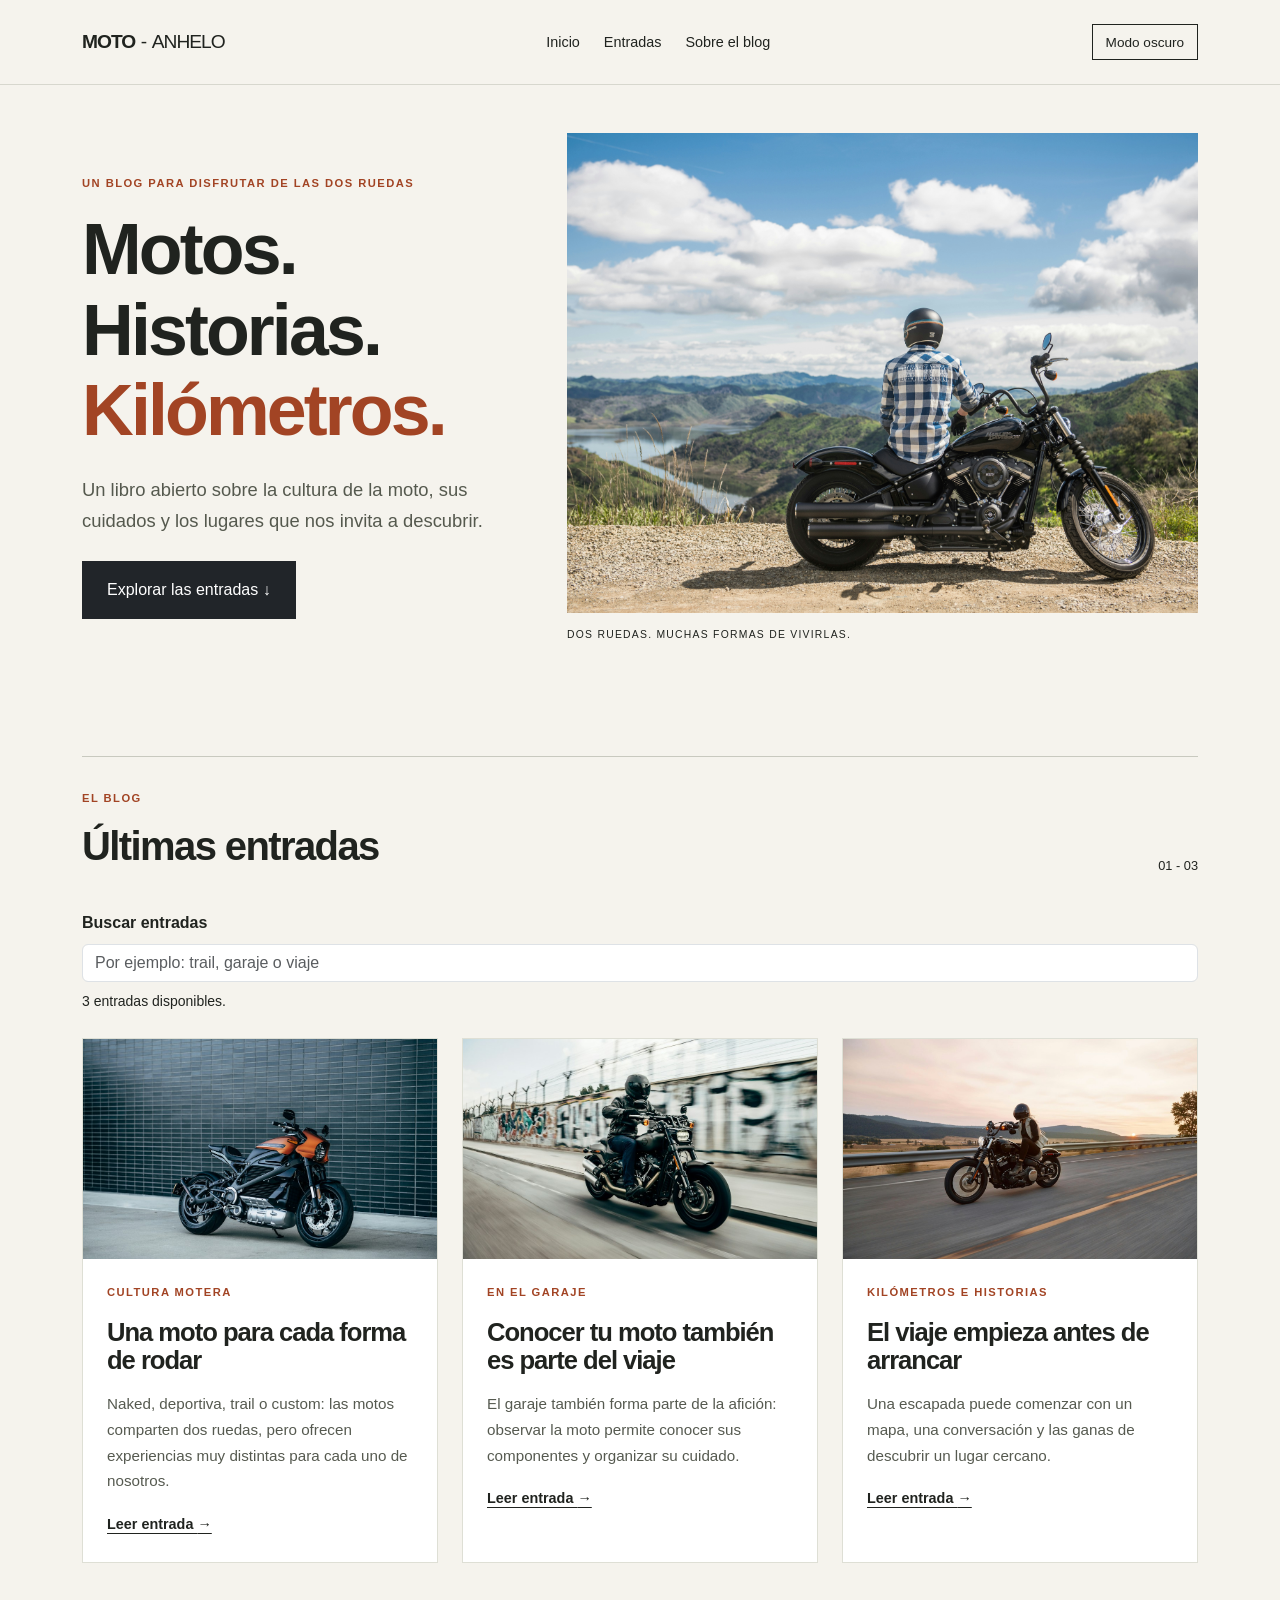
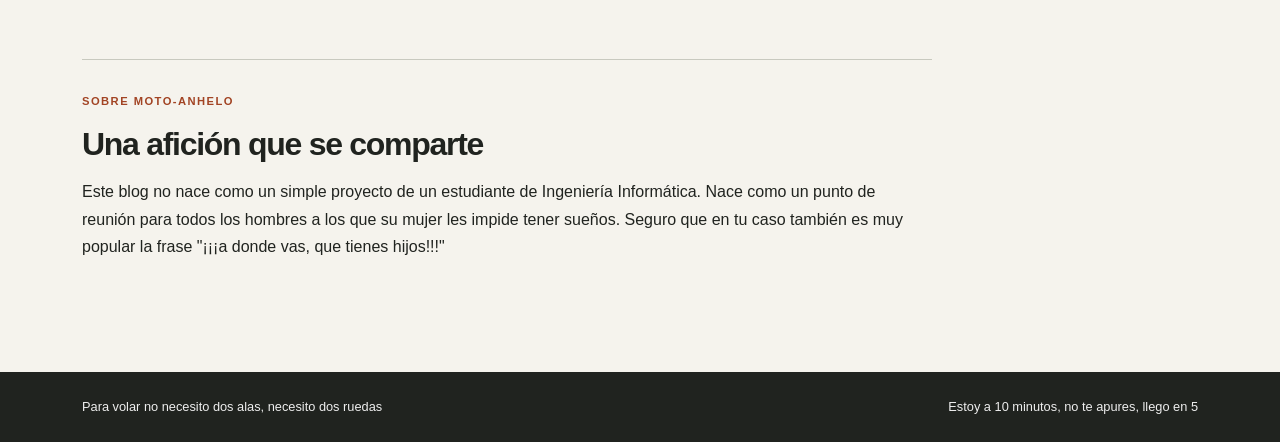
<file: index.html>
<!DOCTYPE html>
<html lang="es">
<head>
  <meta charset="UTF-8">
  <meta name="viewport" content="width=device-width, initial-scale=1">
  <meta name="description" content="Moto-Anhelo: un blog sencillo sobre tipos de motos, cuidados y viajes.">
  <title>Inicio | Moto-Anhelo</title>
  <!-- Bootstrap aporta la cuadrícula y utilidades. El archivo de estilos CSS se carga después. -->
  <link rel="stylesheet" href="vendor/bootstrap.min.css">
  <link rel="stylesheet" href="css/estilos.css">
  <script src="js/blog.js" defer></script>
</head>
<body>
<a class="salto" href="#contenido">Saltar al contenido</a>
<header class="cabecera">
  <nav class="container d-flex flex-wrap align-items-center justify-content-between gap-3 py-4" aria-label="Navegación principal">
    <a class="marca" href="index.html">MOTO<span>-</span><span>ANHELO</span></a>
    <div class="d-flex gap-4"><a href="index.html">Inicio</a><a href="index.html#entradas">Entradas</a><a href="index.html#sobre">Sobre el blog</a></div>
    <button id="cambiar-tema" class="boton-tema" type="button" aria-pressed="false">Modo oscuro</button>
  </nav>
</header>
<main id="contenido">
<section class="portada container py-5">
<div class="row align-items-center g-5"><div class="col-lg-5"><p class="etiqueta">Un blog para disfrutar de las dos ruedas</p>
<h1>Motos.<br>Historias.<br><span>Kilómetros.</span></h1>
<p class="entradilla my-4">Un libro abierto sobre la cultura de la moto, sus cuidados y los lugares que nos invita a descubrir.</p>
<a class="btn btn-dark rounded-0 px-4 py-3" href="#entradas">Explorar las entradas ↓</a></div><div class="col-lg-7"><img class="foto-portada" src="images/moto-index.jpg" alt="Motocicleta al aire libre"><p class="pie-foto">DOS RUEDAS. MUCHAS FORMAS DE VIVIRLAS.</p></div>
</div>
</section>
<section id="entradas" class="container py-5">
<div class="titulo-seccion"><div><p class="etiqueta">El blog</p><h2>Últimas entradas</h2></div><span>01 - 03</span>
</div>
<!-- OJO: JavaScript filtra las entradas sin recargar la página. -->
<div class="mb-4">
  <label for="buscar" class="form-label fw-bold">Buscar entradas</label>
  <input id="buscar" type="search" class="form-control" placeholder="Por ejemplo: trail, garaje o viaje" aria-controls="lista-entradas" aria-describedby="resultado-busqueda">
  <p id="resultado-busqueda" class="mt-2 small" role="status">3 entradas disponibles.</p>
</div>
<div class="row g-4" id="lista-entradas">
<div class="col-md-4 entrada"><article class="tarjeta h-100"><a href="tipos-de-motos.html" tabindex="-1" aria-hidden="true"><img src="images/moto-tipos.jpg" alt="" class="foto-tarjeta" loading="lazy"></a><div class="p-4"><p class="etiqueta">Cultura motera</p>
<h3>Una moto para cada forma de rodar</h3><p>Naked, deportiva, trail o custom: las motos comparten dos ruedas, pero ofrecen experiencias muy distintas para cada uno de nosotros.</p><a class="enlace" href="tipos-de-motos.html">Leer entrada <span aria-hidden="true">→</span></a></div></article>
</div>
<div class="col-md-4 entrada"><article class="tarjeta h-100"><a href="cuidar-la-moto.html" tabindex="-1" aria-hidden="true"><img src="images/moto-cuidados.jpg" alt="" class="foto-tarjeta" loading="lazy"></a><div class="p-4"><p class="etiqueta">En el garaje</p>
<h3>Conocer tu moto también es parte del viaje</h3><p>El garaje también forma parte de la afición: observar la moto permite conocer sus componentes y organizar su cuidado.</p><a class="enlace" href="cuidar-la-moto.html">Leer entrada <span aria-hidden="true">→</span></a></div></article>
</div>
<div class="col-md-4 entrada"><article class="tarjeta h-100"><a href="viajar-en-moto.html" tabindex="-1" aria-hidden="true"><img src="images/moto-ruta.jpg" alt="" class="foto-tarjeta" loading="lazy"></a><div class="p-4"><p class="etiqueta">Kilómetros e historias</p>
<h3>El viaje empieza antes de arrancar</h3><p>Una escapada puede comenzar con un mapa, una conversación y las ganas de descubrir un lugar cercano.</p><a class="enlace" href="viajar-en-moto.html">Leer entrada <span aria-hidden="true">→</span></a></div></article>
</div>
</div>
</section>
<section id="sobre" class="container py-5">
<div class="sobre"><p class="etiqueta">Sobre Moto-Anhelo</p>
<h2>Una afición que se comparte</h2><p>Este blog no nace como un simple proyecto de un estudiante de Ingeniería Informática. Nace como un punto de reunión para todos los hombres a los que su mujer les impide tener sueños. Seguro que en tu caso también es muy popular la frase "¡¡¡a donde vas, que tienes hijos!!!" </p>
</div>
</section>
</main>
<footer class="pie mt-5"><div class="container py-4 d-flex flex-wrap justify-content-between gap-2"><span>Para volar no necesito dos alas, necesito dos ruedas</span><span>Estoy a 10 minutos, no te apures, llego en 5</a></span></div>
</footer>
</body>
</html>
</file>
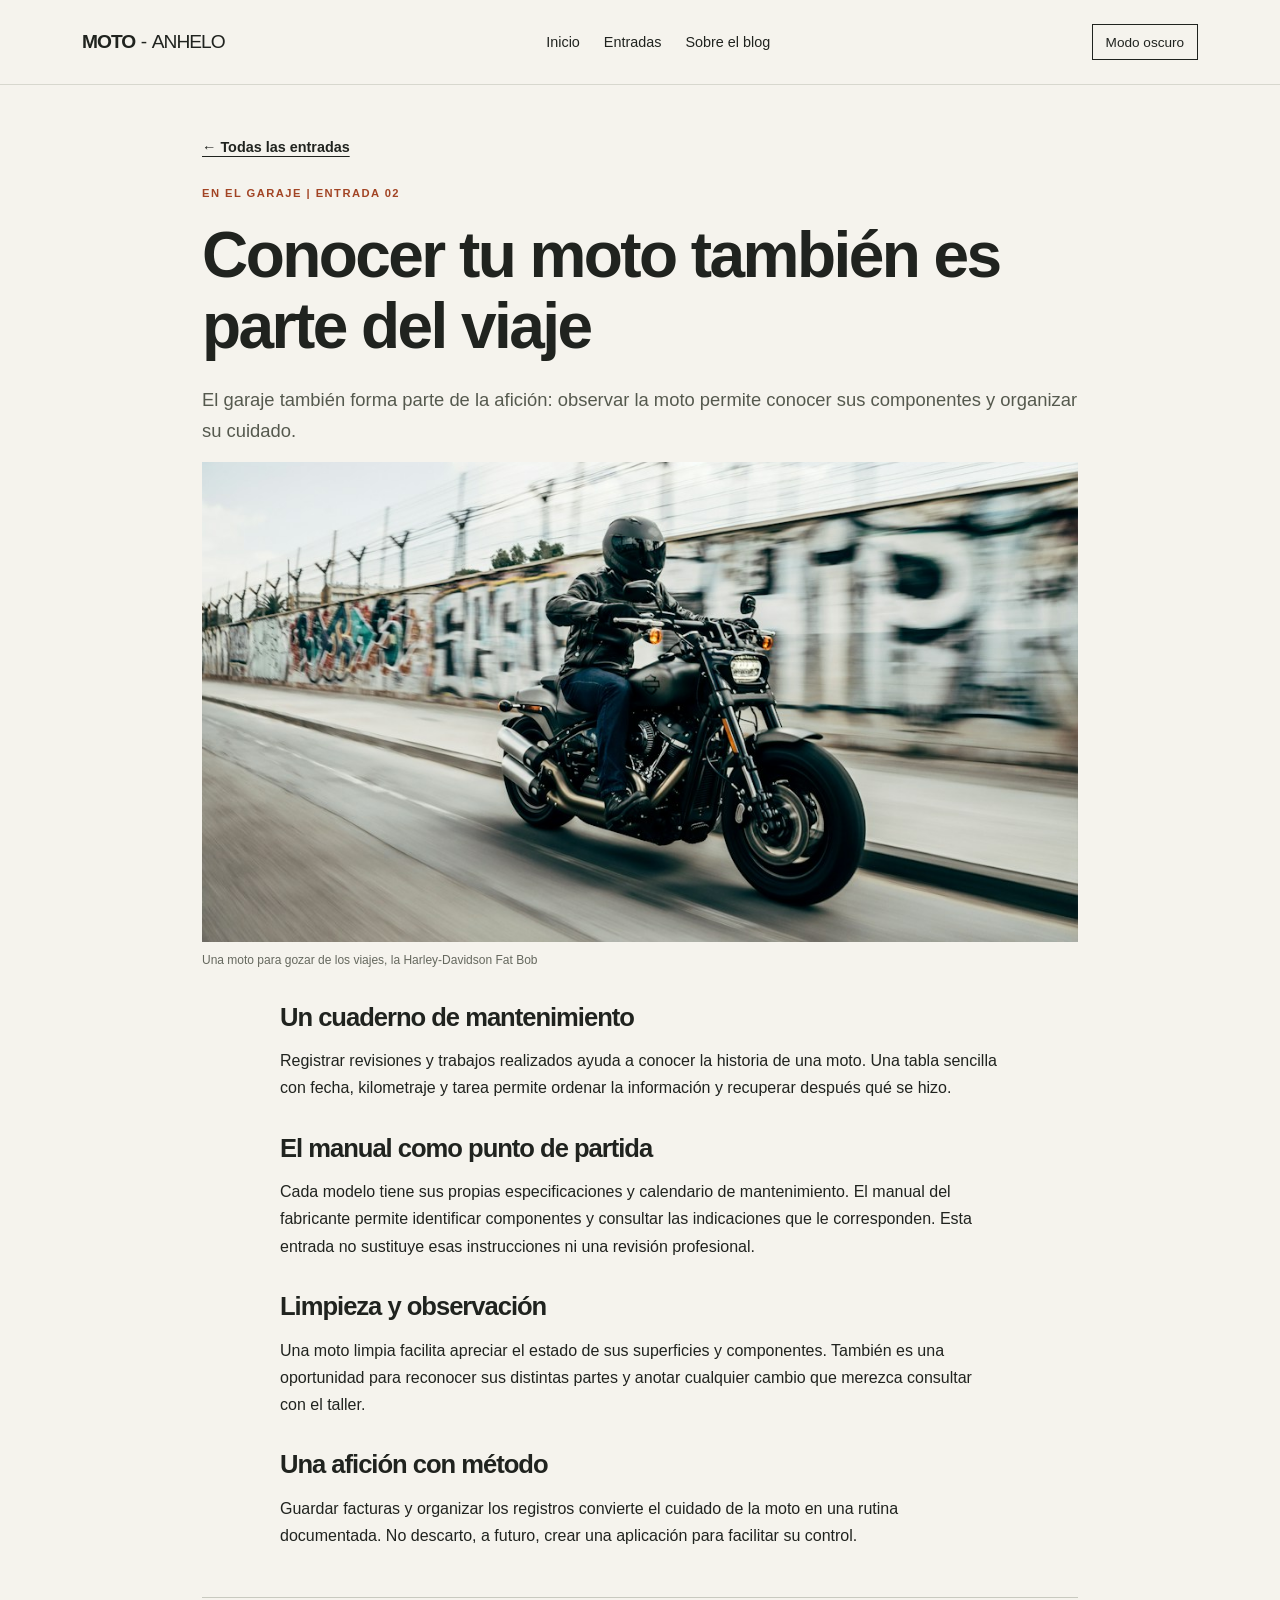
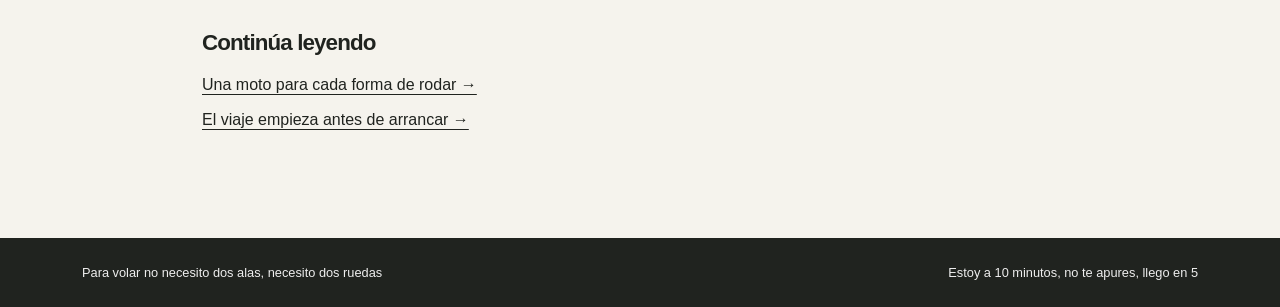
<file: cuidar-la-moto.html>
<!DOCTYPE html>
<html lang="es">
<head>
  <meta charset="UTF-8">
  <meta name="viewport" content="width=device-width, initial-scale=1">
  <meta name="description" content="Moto-Anhelo: un blog sencillo sobre tipos de motos, cuidados y viajes.">
  <title>Conocer tu moto también es parte del viaje | Moto-Anhelo</title>
  <!-- Cuadrícula y utilidades de Bootstrap. El archivo de estilos CSS se carga después. -->
  <link rel="stylesheet" href="vendor/bootstrap.min.css">
  <link rel="stylesheet" href="css/estilos.css">
  <script src="js/blog.js" defer></script>
</head>
<body>
<a class="salto" href="#contenido">Saltar al contenido</a>
<header class="cabecera">
  <nav class="container d-flex flex-wrap align-items-center justify-content-between gap-3 py-4" aria-label="Navegación principal">
    <a class="marca" href="index.html">MOTO<span>-</span><span>ANHELO</span></a>
    <div class="d-flex gap-4"><a href="index.html">Inicio</a><a href="index.html#entradas">Entradas</a><a href="index.html#sobre">Sobre el blog</a></div>
    <button id="cambiar-tema" class="boton-tema" type="button" aria-pressed="false">Modo oscuro</button>
  </nav>
</header>
<main id="contenido" class="container articulo py-5"><a href="index.html#entradas" class="enlace">← Todas las entradas</a>
<p class="etiqueta mt-4">En el garaje | Entrada 02</p><h1>Conocer tu moto también es parte del viaje</h1>
<p class="entradilla">El garaje también forma parte de la afición: observar la moto permite conocer sus componentes y organizar su cuidado.</p><figure><img class="foto-articulo" src="images/moto-cuidados.jpg" alt="Detalle de una motocicleta"><figcaption>Una moto para gozar de los viajes, la Harley-Davidson Fat Bob</figcaption></figure>
<div class="texto-articulo">
<section><h2>Un cuaderno de mantenimiento</h2><p>Registrar revisiones y trabajos realizados ayuda a conocer la historia de una moto. Una tabla sencilla con fecha, kilometraje y tarea permite ordenar la información y recuperar después qué se hizo.</p></section>
<section><h2>El manual como punto de partida</h2><p>Cada modelo tiene sus propias especificaciones y calendario de mantenimiento. El manual del fabricante permite identificar componentes y consultar las indicaciones que le corresponden. Esta entrada no sustituye esas instrucciones ni una revisión profesional.</p></section>
<section><h2>Limpieza y observación</h2><p>Una moto limpia facilita apreciar el estado de sus superficies y componentes. También es una oportunidad para reconocer sus distintas partes y anotar cualquier cambio que merezca consultar con el taller.</p></section>
<section><h2>Una afición con método</h2><p>Guardar facturas y organizar los registros convierte el cuidado de la moto en una rutina documentada. No descarto, a futuro, crear una aplicación para facilitar su control.</p></section>
</div>
<nav aria-label="Otras entradas" class="otras mt-5"><h2>Continúa leyendo</h2><a class="d-block mb-2" href="tipos-de-motos.html">Una moto para cada forma de rodar →</a><a class="d-block mb-2" href="viajar-en-moto.html">El viaje empieza antes de arrancar →</a>
</nav>
</main>
<footer class="pie mt-5"><div class="container py-4 d-flex flex-wrap justify-content-between gap-2"><span>Para volar no necesito dos alas, necesito dos ruedas</span><span>Estoy a 10 minutos, no te apures, llego en 5</a></span></div>
</footer>
</body>
</html>
</file>
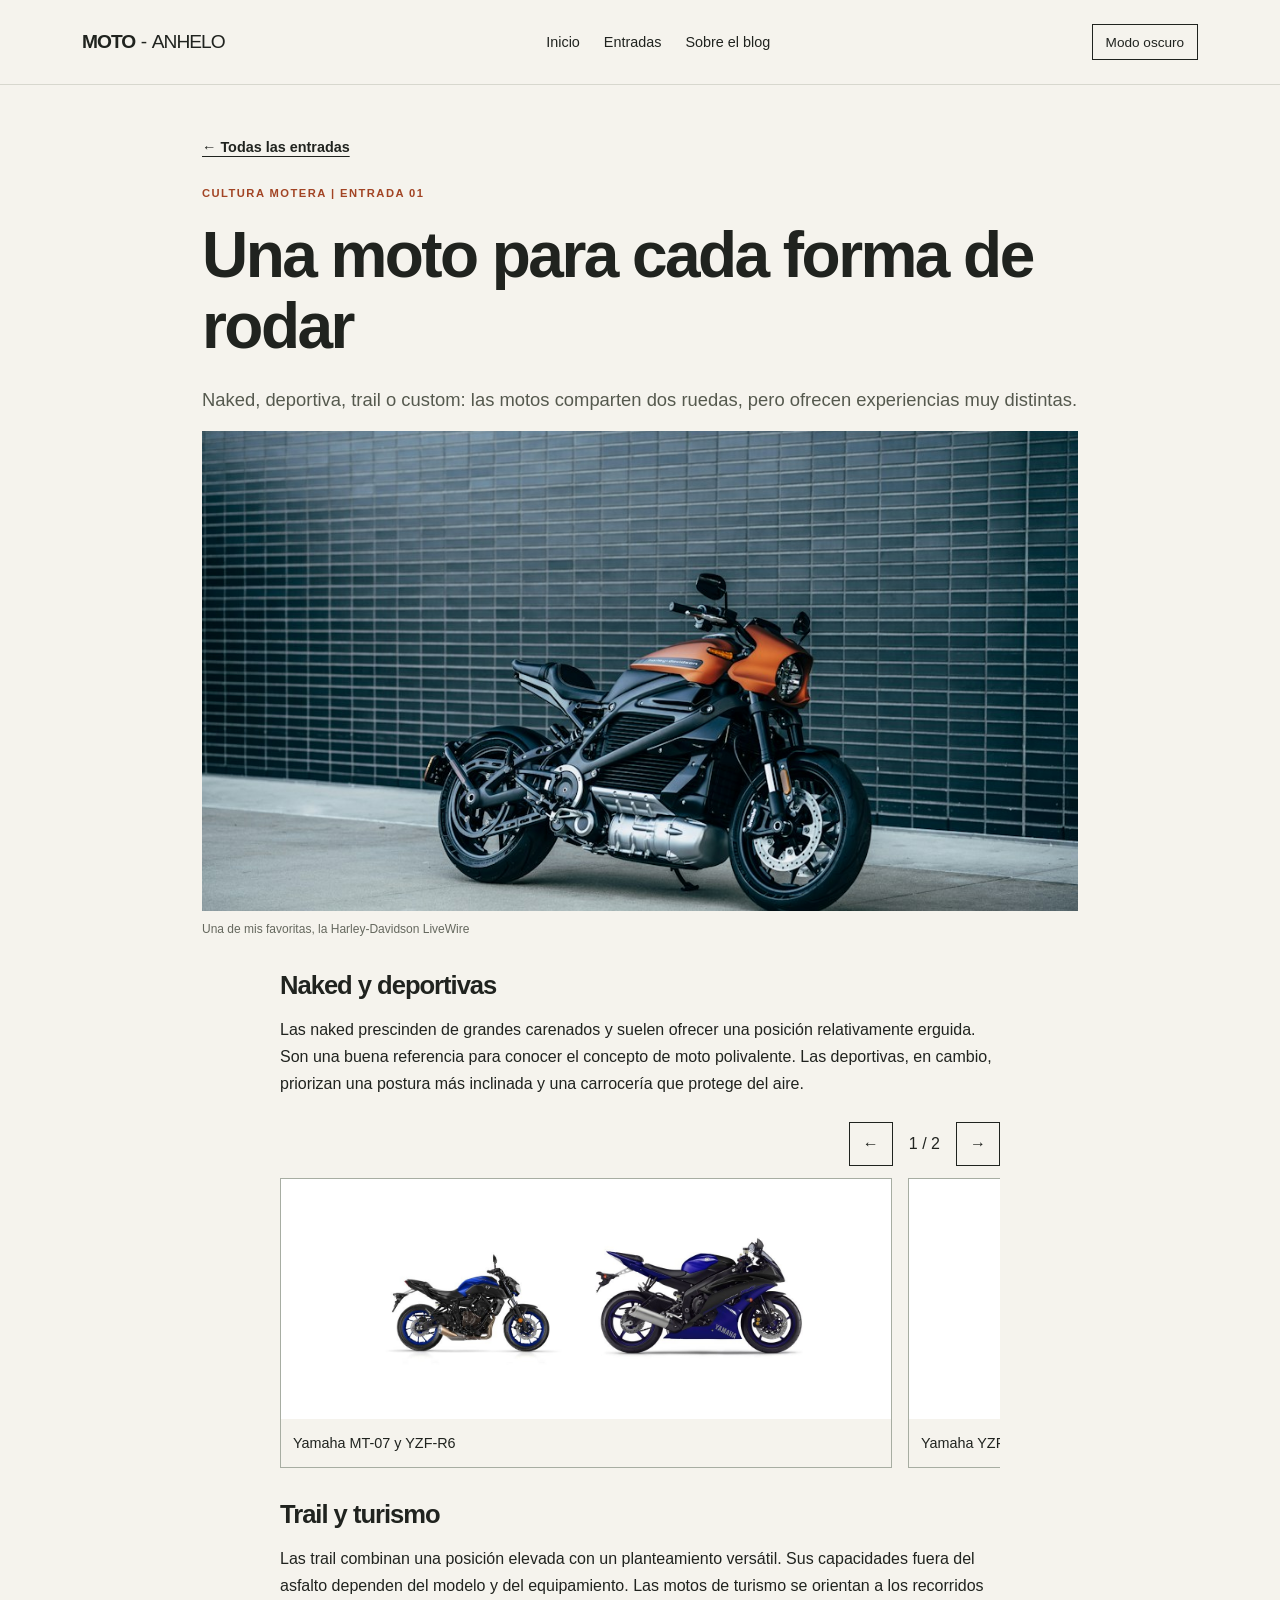
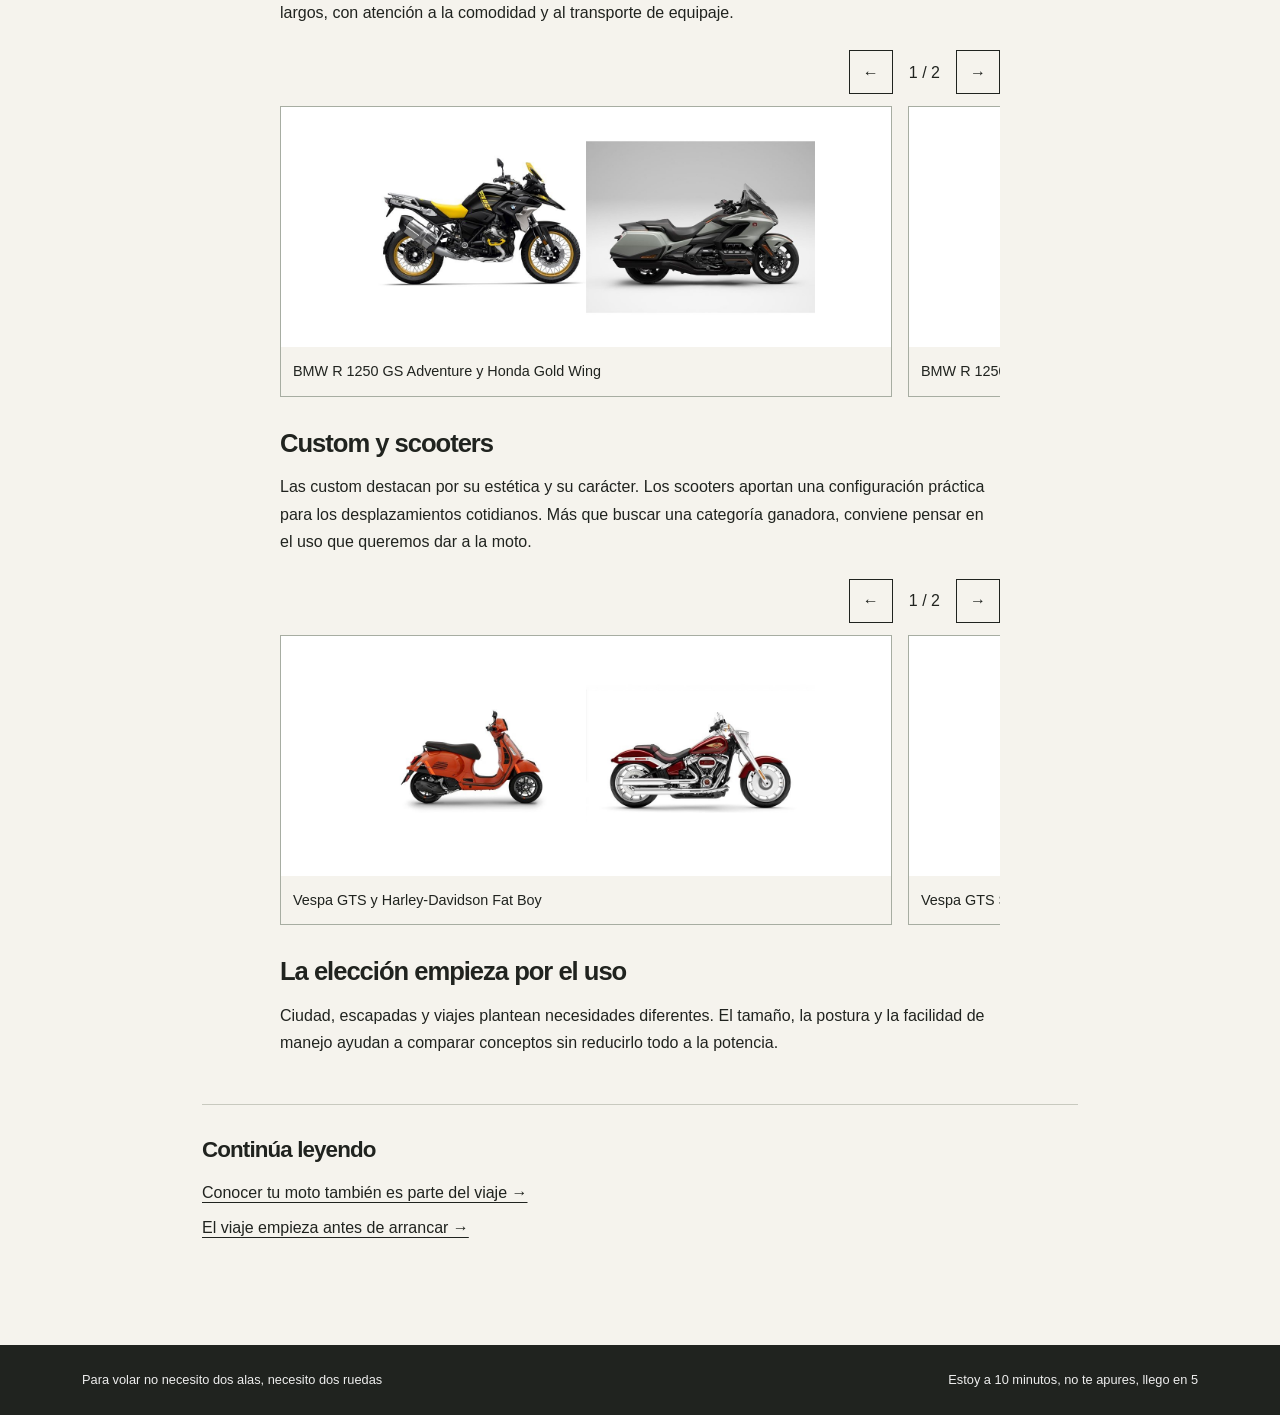
<file: tipos-de-motos.html>
<!DOCTYPE html>
<html lang="es">
<head>
  <meta charset="UTF-8">
  <meta name="viewport" content="width=device-width, initial-scale=1">
  <meta name="description" content="Moto-Anhelo: un blog sencillo sobre tipos de motos, cuidados y viajes.">
  <title>Una moto para cada forma de rodar | Moto-Anhelo</title>
  <!-- Cuadrícula y utilidades de Bootstrap. El archivo de estilos CSS se carga después. -->
  <link rel="stylesheet" href="vendor/bootstrap.min.css">
  <link rel="stylesheet" href="css/estilos.css">
  <script src="js/blog.js" defer></script>
  <script src="js/galerias.js" defer></script>
</head>
<body>
<a class="salto" href="#contenido">Saltar al contenido</a>
<header class="cabecera">
  <nav class="container d-flex flex-wrap align-items-center justify-content-between gap-3 py-4" aria-label="Navegación principal">
    <a class="marca" href="index.html">MOTO<span>-</span><span>ANHELO</span></a>
    <div class="d-flex gap-4"><a href="index.html">Inicio</a><a href="index.html#entradas">Entradas</a><a href="index.html#sobre">Sobre el blog</a></div>
    <button id="cambiar-tema" class="boton-tema" type="button" aria-pressed="false">Modo oscuro</button>
  </nav>
</header>
<main id="contenido" class="container articulo py-5"><a href="index.html#entradas" class="enlace">← Todas las entradas</a><p class="etiqueta mt-4">Cultura motera | Entrada 01</p><h1>Una moto para cada forma de rodar</h1><p class="entradilla">Naked, deportiva, trail o custom: las motos comparten dos ruedas, pero ofrecen experiencias muy distintas.</p><figure><img class="foto-articulo" src="images/moto-tipos.jpg" alt="Motocicleta aparcada al aire libre"><figcaption>Una de mis favoritas, la Harley-Davidson LiveWire</figcaption></figure>
<div class="texto-articulo">
<section>
<h2>Naked y deportivas</h2><p>Las naked prescinden de grandes carenados y suelen ofrecer una posición relativamente erguida. Son una buena referencia para conocer el concepto de moto polivalente. Las deportivas, en cambio, priorizan una postura más inclinada y una carrocería que protege del aire.</p><!-- Cada galería conserva su propio grupo de imágenes. -->
<div class="galeria" role="region" aria-label="Imágenes de Naked y deportivas" tabindex="0">
  <div class="galeria-controles"><button type="button" data-paso="-1" aria-label="Imagen anterior">←</button><span class="galeria-posicion" aria-live="polite">1 / 2</span><button type="button" data-paso="1" aria-label="Imagen siguiente">→</button></div>
  <div class="galeria-pista"><button type="button" class="miniatura" aria-label="Abrir imagen de Yamaha MT-07 y YZF-R6"><img src="images/galerias/naked-deportiva.jpg" alt="Yamaha MT-07 y YZF-R6" loading="lazy" draggable="false"><span>Yamaha MT-07 y YZF-R6</span></button><button type="button" class="miniatura" aria-label="Abrir imagen de Yamaha YZF-R6"><img src="images/galerias/deportiva.jpg" alt="Yamaha YZF-R6" loading="lazy" draggable="false"><span>Yamaha YZF-R6</span></button></div>
</div>
</section>
<section><h2>Trail y turismo</h2><p>Las trail combinan una posición elevada con un planteamiento versátil. Sus capacidades fuera del asfalto dependen del modelo y del equipamiento. Las motos de turismo se orientan a los recorridos largos, con atención a la comodidad y al transporte de equipaje.</p><!-- Cada galería conserva su propio grupo de imágenes. -->
<div class="galeria" role="region" aria-label="Imágenes de Trail y turismo" tabindex="0">
  <div class="galeria-controles"><button type="button" data-paso="-1" aria-label="Imagen anterior">←</button><span class="galeria-posicion" aria-live="polite">1 / 2</span><button type="button" data-paso="1" aria-label="Imagen siguiente">→</button></div>
  <div class="galeria-pista"><button type="button" class="miniatura" aria-label="Abrir imagen de BMW R 1250 GS Adventure y Honda Gold Wing"><img src="images/galerias/trail-turismo.jpg" alt="BMW R 1250 GS Adventure y Honda Gold Wing" loading="lazy" draggable="false"><span>BMW R 1250 GS Adventure y Honda Gold Wing</span></button><button type="button" class="miniatura" aria-label="Abrir imagen de BMW R 1250 GS"><img src="images/galerias/trail.jpg" alt="BMW R 1250 GS" loading="lazy" draggable="false"><span>BMW R 1250 GS</span></button></div>
</div>
</section>
<section><h2>Custom y scooters</h2><p>Las custom destacan por su estética y su carácter. Los scooters aportan una configuración práctica para los desplazamientos cotidianos. Más que buscar una categoría ganadora, conviene pensar en el uso que queremos dar a la moto.</p><!-- Cada galería conserva su propio grupo de imágenes. -->
<div class="galeria" role="region" aria-label="Imágenes de Custom y scooters" tabindex="0">
  <div class="galeria-controles"><button type="button" data-paso="-1" aria-label="Imagen anterior">←</button><span class="galeria-posicion" aria-live="polite">1 / 2</span><button type="button" data-paso="1" aria-label="Imagen siguiente">→</button></div>
  <div class="galeria-pista"><button type="button" class="miniatura" aria-label="Abrir imagen de Vespa GTS y Harley-Davidson Fat Boy"><img src="images/galerias/custom-scooter.jpg" alt="Vespa GTS y Harley-Davidson Fat Boy" loading="lazy" draggable="false"><span>Vespa GTS y Harley-Davidson Fat Boy</span></button><button type="button" class="miniatura" aria-label="Abrir imagen de Vespa GTS Super"><img src="images/galerias/scooter.jpg" alt="Vespa GTS Super" loading="lazy" draggable="false"><span>Vespa GTS Super</span></button></div>
</div>
</section>
<section><h2>La elección empieza por el uso</h2><p>Ciudad, escapadas y viajes plantean necesidades diferentes. El tamaño, la postura y la facilidad de manejo ayudan a comparar conceptos sin reducirlo todo a la potencia.</p>
</section>
</div>
<nav aria-label="Otras entradas" class="otras mt-5"><h2>Continúa leyendo</h2><a class="d-block mb-2" href="cuidar-la-moto.html">Conocer tu moto también es parte del viaje →</a><a class="d-block mb-2" href="viajar-en-moto.html">El viaje empieza antes de arrancar →</a>
</nav>
</main>
<footer class="pie mt-5"><div class="container py-4 d-flex flex-wrap justify-content-between gap-2"><span>Para volar no necesito dos alas, necesito dos ruedas</span><span>Estoy a 10 minutos, no te apures, llego en 5</a></span></div>
</footer>
<!-- Visor superpuesto para las galerías del carrusel. -->
<dialog id="visor" aria-label="Visor de fotografías">
  <div class="visor-barra"><p id="visor-contador" role="status"></p><button type="button" id="cerrar-visor" aria-label="Cerrar visor" autofocus>✕</button></div>
  <div class="visor-escenario">
    <button type="button" id="visor-anterior" aria-label="Fotografía anterior">❮❮</button>
    <figure><img id="visor-imagen" alt="" draggable="false"><figcaption id="visor-pie"></figcaption></figure>
    <button type="button" id="visor-siguiente" aria-label="Fotografía siguiente">❯❯</button>
  </div>
  <p class="visor-ayuda">Usa las flechas del teclado o desliza sobre la foto. Esc cierra el visor.</p>
</dialog>
</body>
</html>
</file>
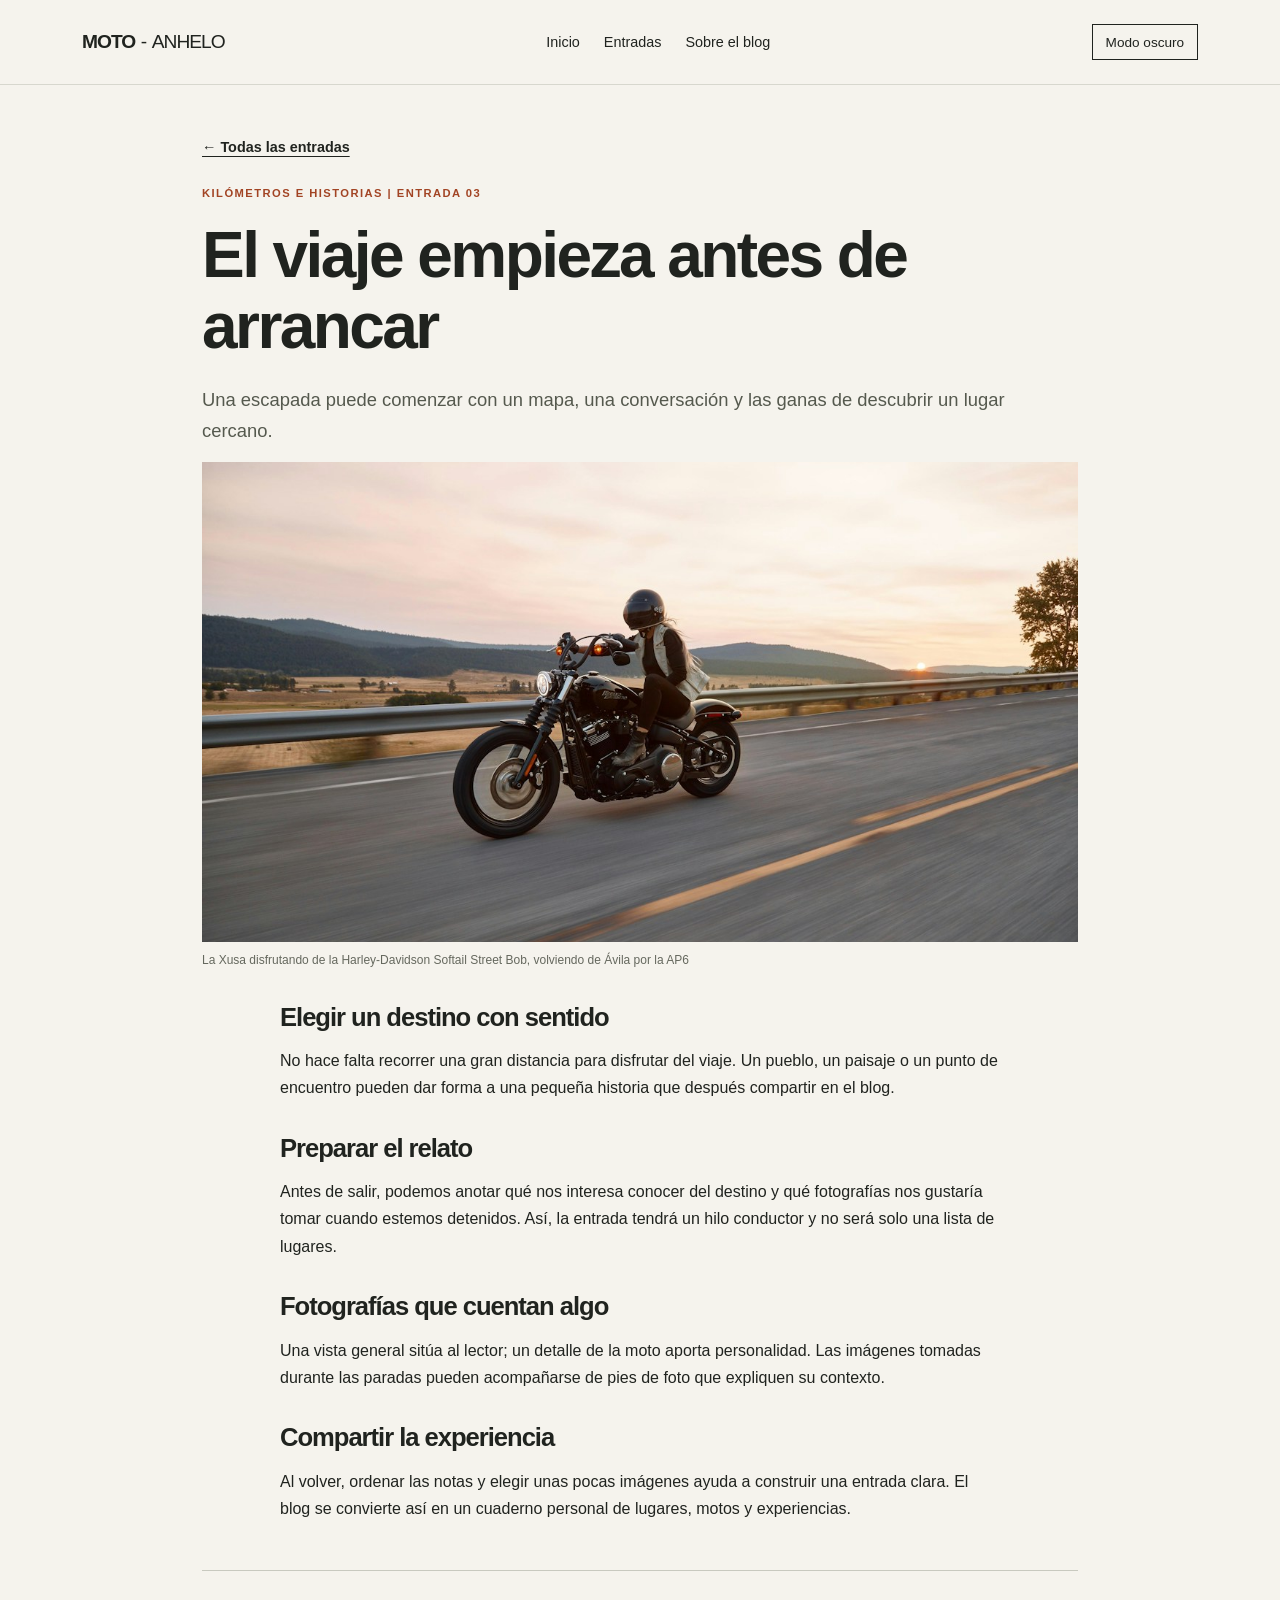
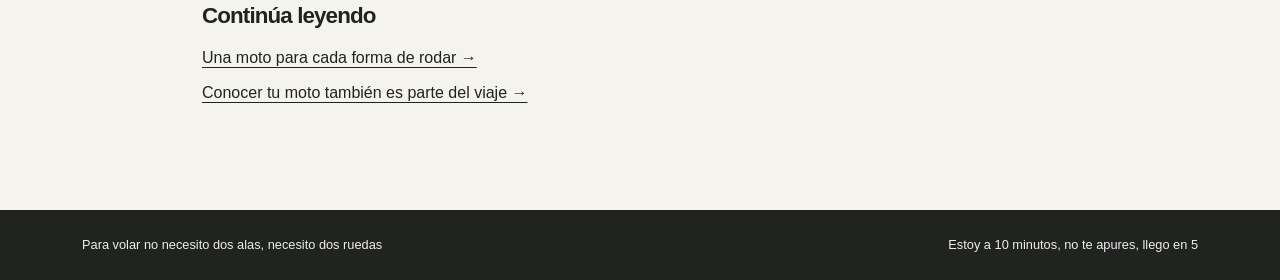
<file: viajar-en-moto.html>
<!DOCTYPE html>
<html lang="es">
<head>
  <meta charset="UTF-8">
  <meta name="viewport" content="width=device-width, initial-scale=1">
  <meta name="description" content="Moto-Anhelo: un blog sencillo sobre tipos de motos, cuidados y viajes.">
  <title>El viaje empieza antes de arrancar | Moto-Anhelo</title>
  <!-- Cuadrícula y utilidades de Bootstrap. El archivo de estilos CSS se carga después. -->
  <link rel="stylesheet" href="vendor/bootstrap.min.css">
  <link rel="stylesheet" href="css/estilos.css">
  <script src="js/blog.js" defer></script>
</head>
<body>
<a class="salto" href="#contenido">Saltar al contenido</a>
<header class="cabecera">
  <nav class="container d-flex flex-wrap align-items-center justify-content-between gap-3 py-4" aria-label="Navegación principal">
    <a class="marca" href="index.html">MOTO<span>-</span><span>ANHELO</span></a>
    <div class="d-flex gap-4"><a href="index.html">Inicio</a><a href="index.html#entradas">Entradas</a><a href="index.html#sobre">Sobre el blog</a></div>
    <button id="cambiar-tema" class="boton-tema" type="button" aria-pressed="false">Modo oscuro</button>
  </nav>
</header>
<main id="contenido" class="container articulo py-5"><a href="index.html#entradas" class="enlace">← Todas las entradas</a>
<p class="etiqueta mt-4">Kilómetros e historias | Entrada 03</p>
<h1>El viaje empieza antes de arrancar</h1>
<p class="entradilla">Una escapada puede comenzar con un mapa, una conversación y las ganas de descubrir un lugar cercano.</p><figure><img class="foto-articulo" src="images/moto-ruta.jpg" alt="Motocicleta fotografiada en un entorno exterior"><figcaption>La Xusa disfrutando de la Harley-Davidson Softail Street Bob, volviendo de Ávila por la AP6 </figcaption></figure><div class="texto-articulo"><section>
<h2>Elegir un destino con sentido</h2><p>No hace falta recorrer una gran distancia para disfrutar del viaje. Un pueblo, un paisaje o un punto de encuentro pueden dar forma a una pequeña historia que después compartir en el blog.</p></section><section>
<h2>Preparar el relato</h2><p>Antes de salir, podemos anotar qué nos interesa conocer del destino y qué fotografías nos gustaría tomar cuando estemos detenidos. Así, la entrada tendrá un hilo conductor y no será solo una lista de lugares.</p></section><section>
<h2>Fotografías que cuentan algo</h2><p>Una vista general sitúa al lector; un detalle de la moto aporta personalidad. Las imágenes tomadas durante las paradas pueden acompañarse de pies de foto que expliquen su contexto.</p></section><section>
<h2>Compartir la experiencia</h2><p>Al volver, ordenar las notas y elegir unas pocas imágenes ayuda a construir una entrada clara. El blog se convierte así en un cuaderno personal de lugares, motos y experiencias.</p></section></div>
<nav aria-label="Otras entradas" class="otras mt-5">
<h2>Continúa leyendo</h2>
<a class="d-block mb-2" href="tipos-de-motos.html">Una moto para cada forma de rodar →</a>
<a class="d-block mb-2" href="cuidar-la-moto.html">Conocer tu moto también es parte del viaje →</a>
</nav>
</main>
<footer class="pie mt-5"><div class="container py-4 d-flex flex-wrap justify-content-between gap-2"><span>Para volar no necesito dos alas, necesito dos ruedas</span><span>Estoy a 10 minutos, no te apures, llego en 5</a></span></div>
</footer>
</body>
</html>
</file>
<file: css/estilos.css>
:root { --papel:#f5f3ed; --tinta:#20231f; --acento:#a24424; }
body { background:var(--papel); color:var(--tinta); font-family:Arial,Helvetica,sans-serif; line-height:1.7; }
a { color:inherit; text-underline-offset:4px; }
a:hover { color:var(--acento); }
a:focus-visible { outline:3px solid var(--acento); outline-offset:5px; }
.cabecera { border-bottom:1px solid #d7d7ce; }
.cabecera nav a { text-decoration:none; font-size:.9rem; }
.cabecera .marca { font-weight:900; font-size:1.2rem; letter-spacing:-1px; }
.marca span { font-weight:400; margin-left:.35rem; }
h1,h2,h3 { font-weight:750; line-height:1.12; letter-spacing:-.04em; }
.portada h1 { font-size:clamp(3rem,5.6vw,4.8rem); }
.portada h1 span { color:var(--acento); }
.entradilla { font-size:1.15rem; color:#55594e; }
.etiqueta { text-transform:uppercase; color:var(--acento); letter-spacing:.13em; font-weight:700; font-size:.7rem; }
.foto-portada { width:100%; height:480px; object-fit:cover; }
.pie-foto { font-size:.65rem; letter-spacing:.12em; margin-top:.8rem; }
.titulo-seccion { display:flex; align-items:end; justify-content:space-between; border-top:1px solid #c8c9bf; padding-top:2rem; margin-bottom:2rem; }
.titulo-seccion h2 { font-size:2.5rem; }
.titulo-seccion>span { font-size:.8rem; }
.tarjeta { background:#fff; border:1px solid #dedfd5; }
.foto-tarjeta { width:100%; height:220px; object-fit:cover; }
.tarjeta h3 { font-size:1.6rem; margin-bottom:1rem; }
.tarjeta p:not(.etiqueta) { font-size:.95rem; color:#565a50; }
.enlace { font-weight:700; font-size:.9rem; }
.sobre { border-top:1px solid #c8c9bf; padding-top:2rem; max-width:850px; }
.sobre h2 { margin-bottom:1rem; }
.pie { background:var(--tinta); color:#eee; font-size:.8rem; }
.articulo { max-width:900px; }
.articulo h1 { font-size:clamp(2.6rem,6vw,4rem); margin-bottom:1.3rem; }
.foto-articulo { width:100%; max-height:480px; object-fit:cover; }
figcaption { color:#65685e; font-size:.75rem; padding-top:.5rem; }
.texto-articulo { max-width:720px; margin:2rem auto; }
.texto-articulo h2 { font-size:1.6rem; margin:2rem 0 1rem; }
.otras { border-top:1px solid #c8c9bf; padding-top:2rem; }
.otras h2 { font-size:1.4rem; margin-bottom:1rem; }
.salto { position:absolute; top:-100px; left:1rem; background:white; padding:1rem; z-index:10; }
.salto:focus { top:0; }
/* Ajustes para dispositivos móviles, además de la cuadrícula de Bootstrap. */
@media(max-width:767px) { .foto-portada { height:320px; } .portada { padding-top:2rem!important; } .titulo-seccion h2 { font-size:2rem; } }

/* JavaScript alterna esta clase; CSS decide cómo se visualiza el modo oscuro. */
.boton-tema { border:1px solid currentColor; background:transparent; color:inherit; padding:.35rem .8rem; font-size:.85rem; }
.modo-oscuro { --papel:#191d1b; --tinta:#f1f2eb; --acento:#f6a780; }
.modo-oscuro .tarjeta { background:#252c28; border-color:#566056; }
.modo-oscuro .entradilla, .modo-oscuro .tarjeta p:not(.etiqueta),
.modo-oscuro figcaption { color:#c9cfc5; }
.modo-oscuro .pie { background:#101410; color:#eee; }
.modo-oscuro .form-control { background:#252c28; color:#f1f2eb; border-color:#788376; }
.modo-oscuro .form-control::placeholder { color:#bec8ba; }
.modo-oscuro .salto { background:#252c28; }
[hidden] { display:none!important; }

/* Carruseles de la primera entrada y visor superpuesto. */
.galeria { margin:1.5rem 0 2rem; }
.galeria-controles { display:flex; align-items:center; justify-content:flex-end; gap:1rem; margin-bottom:.75rem; }
.galeria button { color:inherit; }
.galeria-controles button { background:transparent; border:1px solid currentColor; width:44px; height:44px; }
.galeria-pista { display:flex; gap:16px; overflow-x:auto; scroll-snap-type:x mandatory; position:relative; scrollbar-width:thin; touch-action:pan-y; }
.miniatura { flex:0 0 85%; border:1px solid #a7ada2; padding:0; background:transparent; text-align:left; scroll-snap-align:start; cursor:zoom-in; }
.miniatura img { width:100%; height:240px; object-fit:contain; background:white; user-select:none; }
.miniatura span { display:block; padding:.75rem; font-size:.9rem; }
.galeria button:focus-visible, #visor button:focus-visible { outline:3px solid #e88755; outline-offset:3px; }
#visor { width:min(1100px,95vw); max-height:94dvh; padding:1rem; border:0; background:#151918; color:#fff; }
#visor::backdrop { background:rgba(0,0,0,.88); }
.visor-abierto { overflow:hidden; }
.visor-barra { display:flex; justify-content:space-between; align-items:center; }
#visor button { color:white; background:#303633; border:1px solid #858d87; min-width:44px; min-height:44px; font-size:1.3rem; }
.visor-escenario { display:grid; grid-template-columns:44px minmax(0,1fr) 44px; align-items:center; gap:12px; }
.visor-escenario figure { margin:0; text-align:center; }
#visor-imagen { display:block; width:100%; height:65dvh; object-fit:contain; user-select:none; touch-action:pan-y; cursor:grab; background:white; }
#visor-pie { color:white; padding:.75rem 0; }
.visor-ayuda { color:#c9cfc5; text-align:center; font-size:.8rem; margin:.5rem 0 0; }
@media(max-width:600px) {
  .miniatura { flex-basis:92%; }
  .miniatura img { height:190px; }
  .visor-escenario { gap:4px; grid-template-columns:36px minmax(0,1fr) 36px; }
  #visor .visor-escenario button { min-width:36px; }
  #visor-imagen { height:55dvh; }
}
</file>
